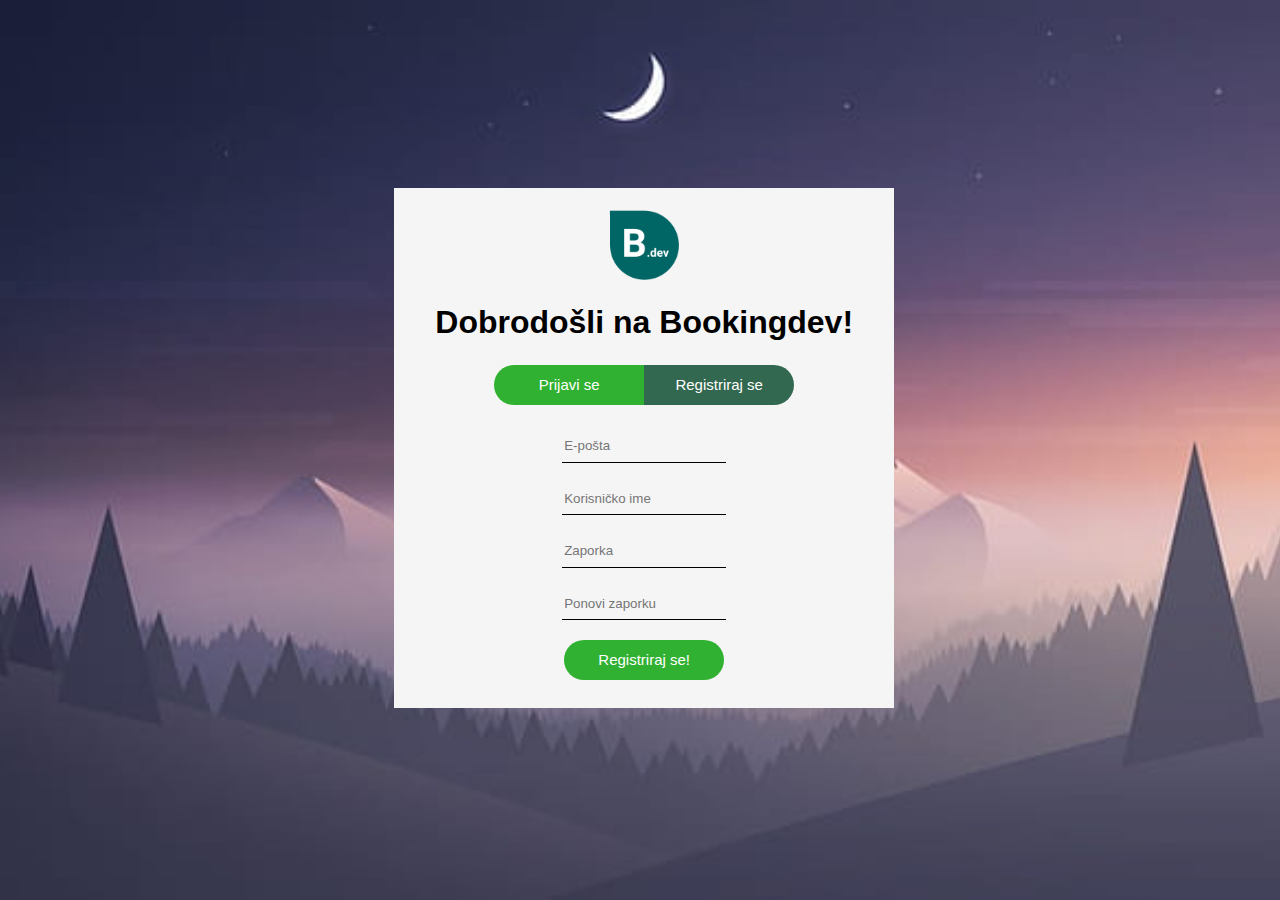
<file: index.html>
<!DOCTYPE html>
<html lang="en">
<head>
    <meta charset="UTF-8">
    <link rel="stylesheet" href="./styles/loginAndRegistration.css">
    <meta http-equiv="X-UA-Compatible" content="IE=edge">
    <meta name="viewport" content="width=device-width, initial-scale=1.0">
    <title>Bookingdev</title>
</head>
<body>
    
    <div class="form">
        <div class="form-header">
            <img src="./assets/logo.png" class="logo">
            <h1 class="naslov">Dobrodošli na Bookingdev!</h1>
        </div>
        <div class="form-main">
            <div class="pozicija" id="pozicija1id">
                <button class="registracija activated">Prijavi se</button>
                <button class="prijava notactivated">Registriraj se</button>     
            </div>
            <div class="pozicija2 display-none" id="pozicija2id">
                <input type="email" class="e-mail" placeholder="E-pošta">
                <input minlength="8" type="password" class="zaporka" placeholder="Zaporka">
                <button class="predaj submit">Prijavi se!</button>
            </div>
            <div class="pozicija3 display-flex" id="pozicija3id">
                <input type="email" class="e-mail2" placeholder="E-pošta">
                <input minlength="3" type="text" class="kor-ime" placeholder="Korisničko ime">
                <input minlength="8"type="password" class="zaporka2" placeholder="Zaporka">
                <input minlength="8" type="password" class="ponovi2" placeholder="Ponovi zaporku">
                <button class="registracija-sbmt submit">Registriraj se!</button>
            </div>
        </div>
    </div>
    </div>
    <script type="module" src="./scripts/loginAndRegistration.js"></script>
</body>
</html>
</file>
<file: styles/loginAndRegistration.css>
* {
  transition: all 0.35s ease;
}

body {
  background: url("../assets/paperr.jpg") no-repeat center center fixed;
  -webkit-background-size: cover;
  -moz-background-size: cover;
  -o-background-size: cover;
  background-size: cover;
  font-family: Arial, Helvetica, sans-serif;
  display: flex;
  align-items: center;
  justify-content: center;
  width: 99.4vw;
  height: 97.7vh;
}
.form {
  width: 500px;
  height: 520px;
  background: whitesmoke;
  overflow: hidden;
  display: flex;
  flex-direction: column;
  align-items: center;
}
.logo {
  width: 75px;
  height: 75px;
  margin-top: 20px;
}
.prijava {
  width: 150px;
  height: 40px;
  border-radius: 0px 30px 30px 0px;
  border: none;
  text-align: center;
  color: white;
  font-size: 15px;
}
.registracija {
  width: 150px;
  height: 40px;
  border-radius: 30px 0px 0px 30px;
  border: none;
  text-align: center;
  color: white;
  font-size: 15px;
}
.pozicija {
  display: flex;
  width: 100%;
  justify-content: center;
  align-items: center;
  height: 50px;
}
.pozicija2 {
  flex-direction: column;
  justify-content: space-between;
  align-items: center;
  height: 150px;
  margin-top: 50px;
}
.e-mail {
  border-top: none;
  border-left: none;
  border-right: none;
  border-bottom: 1.5px solid black;
  height: 30px;
  width: 160px;
  background-color: whitesmoke;
  outline: none;
}
.zaporka {
  border-top: none;
  border-left: none;
  border-right: none;
  border-bottom: 1.5px solid black;
  height: 30px;
  width: 160px;
  background-color: whitesmoke;
  outline: none;
}
.predaj {
  height: 40px;
  width: 160px;
  border: none;
  color: white;
  font-size: 15px;
  border-radius: 30px;
  background-color: rgb(49, 177, 49);
}

.activated {
  background-color: rgb(49, 177, 49);
}

.notactivated {
  background-color: rgb(50, 104, 79);
}

.pozicija3 {
  flex-direction: column;
  justify-content: space-between;
  align-items: center;
  height: 250px;
  margin-top: 20px;
}
.e-mail2 {
  border-top: none;
  border-left: none;
  border-right: none;
  border-bottom: 1.5px solid black;
  height: 30px;
  width: 160px;
  background-color: whitesmoke;
  outline: none;
}
.kor-ime {
  border-top: none;
  border-left: none;
  border-right: none;
  border-bottom: 1.5px solid black;
  height: 30px;
  width: 160px;
  background-color: whitesmoke;
  outline: none;
}
.zaporka2 {
  border-top: none;
  border-left: none;
  border-right: none;
  border-bottom: 1.5px solid black;
  height: 30px;
  width: 160px;
  background-color: whitesmoke;
  outline: none;
}
.ponovi2 {
  border-top: none;
  border-left: none;
  border-right: none;
  border-bottom: 1.5px solid black;
  height: 30px;
  width: 160px;
  background-color: whitesmoke;
  outline: none;
}
.registracija-sbmt {
  height: 40px;
  width: 160px;
  border: none;
  background-color: rgb(49, 177, 49);
  color: white;
  font-size: 15px;
  border-radius: 30px;
}

.form-main {
  margin-top: -10px;
}

.form-header {
  display: flex;
  flex-direction: column;
  align-items: center;
  height: 35%;
}

button {
  cursor: pointer;
}

.display-none {
  display: none;
}

.display-flex {
  display: flex;
}

.error-border {
  background-color: rgba(255, 0, 0, 0.5);
}
</file>
